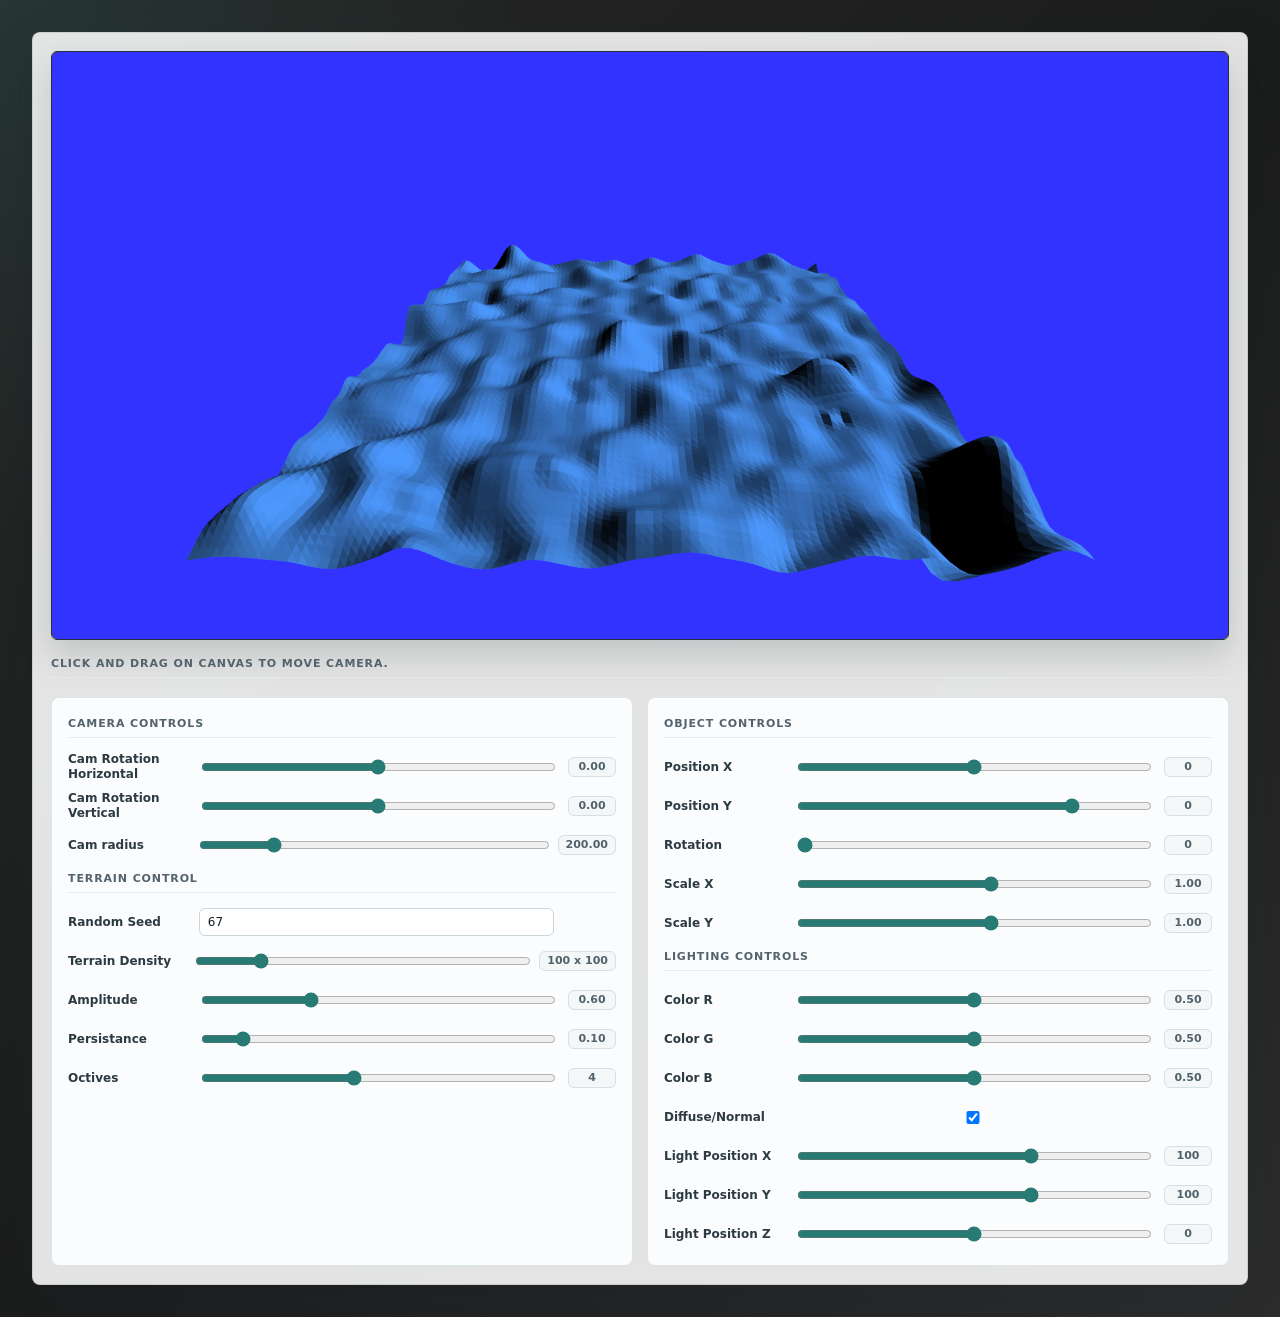
<file: index.html>
<!doctype html>
<html lang="en">

<head>
	<meta charset="UTF-8" />
	<meta name="viewport" content="width=device-width, initial-scale=1.0" />
	<title>Centered Canvas</title>
	<link rel="stylesheet" href="styles.css" />
</head>

<body>
	<main class="panel">

		<canvas id="c" width="500" height="300"></canvas>
		<p>Click and drag on canvas to move camera.</p>
		<div class="sliders-container">
			<div class="sliders-div">
				<span>
					<p>Camera Controls</p>
				</span>

				<label class="slider-row" for="cam-rot-slider">
					<span>Cam Rotation Horizontal</span>
					<input id="cam-rot" type="range" min="-3.14" max="3.14" step="0.01" value="0" />
				</label>
				<label class="slider-row" for="cam-rot-slider">
					<span>Cam Rotation Vertical</span>
					<input id="cam-rot-vert" type="range" min="-1.5" max="1.5" step="0.01" value="0" />
				</label>
				<label class="slider-row" for="cam-radius-slider">
					<span>Cam radius</span>
					<input id="cam-rad" type="range" min="100" max="1000" step="0.01" value="200" />
				</label>

				<span>
					<p>Terrain Control</p>
				</span>

				<label class="slider-row" for="seed-input">
					<span>Random Seed</span>
					<input id="seed-input" type="number" />
				</label>

				<label class="slider-row" for="terrain-size-slider">
					<span>Terrain Density</span>
					<input id="terrain-size-slider" type="range" min="10" max="500" step="1" value="40" />
				</label>

				<label class="slider-row" for="amplitude-slider">
					<span>Amplitude</span>
					<input id="amplitude-slider" type="range" min="0" max="2" step="0.01" value="1" />
				</label>

				<label class="slider-row" for="persistance-slider">
					<span>Persistance</span>
					<input id="persistance-slider" type="range" min="0" max="1" step="0.01" value="0" />
				</label>

				<label class="slider-row" for="octives-slider">
					<span>Octives</span>
					<input id="octives-slider" type="range" min="1" max="8" step="1" value="0" />
				</label>

			</div>
			<div class="sliders-div">
				<span>
					<p>Object Controls</p>
				</span>

				<label class="slider-row" for="x-slider">
					<span>Position X</span>
					<input id="x-slider" type="range" min="-1000" max="1000" value="0"  />
				</label>
				<label class="slider-row" for="y-slider">
					<span>Position Y</span>
					<input id="y-slider" type="range" min="-1000" max="1000" value="0" />
				</label>
				<label class="slider-row" for="rot-z-slider">
					<span>Rotation</span>
					<input id="rot-z-slider" type="range" min="0" max="360" value="0" />
				</label>
				<label class="slider-row" for="scale-x-slider">
					<span>Scale X</span>
					<input id="scale-x-slider" type="range" min="-10" max="10" step="0.01" value="1" />
				</label>
				<label class="slider-row" for="scale-y-slider">
					<span>Scale Y</span>
					<input id="scale-y-slider" type="range" min="-10" max="10" step="0.01" value="1" />
				</label>
				
				
				<span>
					<p>Lighting Controls</p>
				</span>

				<label class="slider-row" for="color-r-slider">
					<span>Color R</span>
					<input id="color-r-slider" type="range" min="0" max="1" step="0.001" value=".5" />
				</label>

				<label class="slider-row" for="color-g-slider">
					<span>Color G</span>
					<input id="color-g-slider" type="range" min="0" max="1" step="0.001" value=".5" />
				</label>
				<label class="slider-row" for="color-b-slider">
					<span>Color B</span>
					<input id="color-b-slider" type="range" min="0" max="1" step="0.001" value=".5" />
				</label>
				<label class="slider-row" for="color-mode-toggle">
					<span>Diffuse/Normal</span>
					<input id="color-mode-toggle" type="checkbox" checked="true"/>
				</label>
				
				<label class="slider-row" for="light-pos-x">
					<span>Light Position X</span>
					<input id="light-pos-x" type="range" min="-300" max="300" step="1" value="100" />
				</label>
				<label class="slider-row" for="light-pos-y">
					<span>Light Position Y</span>
					<input id="light-pos-y" type="range" min="-300" max="300" step="1" value="100" />
				</label>
				<label class="slider-row" for="light-pos-z">
					<span>Light Position Z</span>
					<input id="light-pos-z" type="range" min="-300" max="300" step="1" value="0" />
				</label>

			</div>

		</div>


	</main>
	<script src="./procedural/perlin-noise-gen.js" defer></script>
	<script src="./procedural/height-fields.js" defer></script>
	<script src="./procedural/mesh-utils.js" defer></script>
	<script src="objects.js" defer></script>
	<script src="objects.js" defer></script>
	<script src="webgl-utils.js" defer></script>
	<script src="m4.js" defer></script>
	<script src="data.js" defer></script>
	<script src="gl_shaders.js" defer></script>
	<script src="sliders.js" defer></script>
	<script src="hunter-utils.js" defer></script>
	<script src="main.js" defer></script>

</body>

</html>
</file>
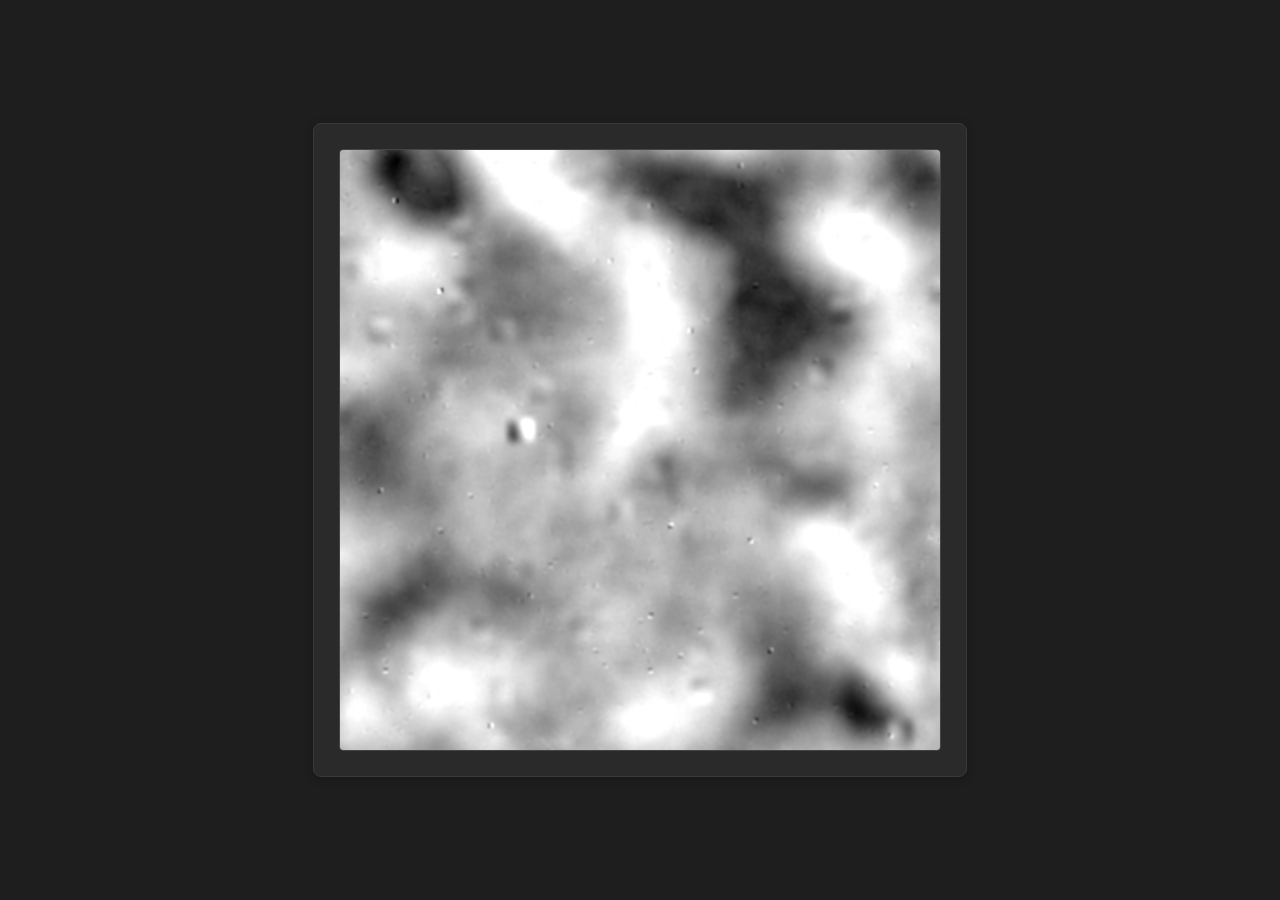
<file: noise-testing/perlin.html>
<!doctype html>
<html lang="en">
<head>
	<meta charset="UTF-8" />
	<meta name="viewport" content="width=device-width, initial-scale=1.0" />
	<title>Centered Canvas</title>
	<link rel="stylesheet" href="styles.css" />
</head>
<body>
	<main class="panel">
		<canvas id="c" width="500" height="300"></canvas>
	</main>

	<script src="perlin-noise.js" defer></script>
</body>
</html>
</file>
<file: styles.css>
* {
	box-sizing: border-box;
}

html,
body {
	margin: 0;
	min-width: 100%;
	min-height: 100%;
}

body {
	display: flex;
	align-items: center;
	justify-content: center;
	min-height: 100vh;
	padding: 32px;
	background:
		radial-gradient(circle at top left, rgba(36, 130, 120, 0.16), transparent 34rem),
		linear-gradient(135deg, #272827 0%, #1b1c1c 52%, #2c2c2c 100%);
	color: #172026;
	font-family: Inter, ui-sans-serif, system-ui, -apple-system, BlinkMacSystemFont, "Segoe UI", sans-serif;
}

.panel {
	display: flex;
	flex-direction: column;
	gap: 14px;
	width: min(100%, 1240px);
	padding: 18px;
	border: 1px solid rgba(105, 123, 134, 0.2);
	border-radius: 8px;
	background: rgba(255, 255, 255, 0.88);
	box-shadow: 0 22px 60px rgba(31, 45, 54, 0.14);
	backdrop-filter: blur(12px);
}

.sliders-container {
	display: grid;
	grid-template-columns: repeat(2, minmax(0, 1fr));
	gap: 14px;
}

.sliders-div {
	display: flex;
	flex-direction: column;
	gap: 9px;
	min-width: 0;
	padding: 16px;
	border: 1px solid #dbe4e8;
	border-radius: 8px;
	background: #fbfcfd;
	box-shadow: inset 0 1px 0 rgba(255, 255, 255, 0.72);
}

canvas {
	display: block;
	width: 100%;
	height: auto;
	aspect-ratio: 2 / 1;
	border: 1px solid #25313a;
	border-radius: 6px;
	background: #ffffff;
	box-shadow: 0 14px 34px rgba(32, 44, 52, 0.18);
}

.slider-row {
	display: grid;
	grid-template-columns: minmax(112px, 0.34fr) minmax(120px, 1fr) minmax(52px, auto);
	align-items: center;
	gap: 10px;
	min-height: 30px;
	color: #2c3a42;
	font-size: 12px;
}

.slider-row span {
	font-size: 12px;
	font-weight: 650;
	line-height: 1.25;
}

.slider-row .value-readout {
	justify-self: end;
	min-width: 48px;
	padding: 3px 7px;
	border: 1px solid #d5e0e4;
	border-radius: 6px;
	background: #f3f7f8;
	color: #50616a;
	font-size: 11px;
	font-variant-numeric: tabular-nums;
	font-weight: 700;
	line-height: 1.1;
	text-align: center;
}

.slider-row input {
	min-width: 0;
}

.slider-row input[type="range"] {
	width: 100%;
	accent-color: #287b74;
	cursor: pointer;
}

.slider-row input[type="number"] {
	width: 100%;
	min-height: 28px;
	padding: 5px 8px;
	border: 1px solid #cad6dc;
	border-radius: 6px;
	background: #ffffff;
	color: #172026;
	font: inherit;
}

.slider-row input:focus-visible {
	outline: 2px solid rgba(40, 123, 116, 0.32);
	outline-offset: 2px;
}

p {
	margin: 3px 0 5px;
	padding-bottom: 7px;
	border-bottom: 1px solid #e4ebee;
	color: #52636d;
	font-size: 11px;
	font-weight: 750;
	letter-spacing: 0.08em;
	text-align: left;
	text-transform: uppercase;
}

@media (max-width: 780px) {
	body {
		align-items: flex-start;
		padding: 16px;
	}

	.panel {
		padding: 12px;
	}

	.sliders-container {
		grid-template-columns: 1fr;
	}

	.slider-row {
		grid-template-columns: 1fr auto;
		gap: 7px;
	}

	.slider-row input {
		grid-column: 1 / -1;
	}
}
</file>
<file: noise-testing/styles.css>
body {
	margin: 0;
	min-height: 100vh;
	background-color: #1e1e1e;
	font-family: -apple-system, BlinkMacSystemFont, "Segoe UI", Roboto, sans-serif;

	display: flex;
	justify-content: center;
	align-items: center;
}

.panel {
	background-color: #2a2a2a;
	border: 1px solid #3a3a3a;
	border-radius: 8px;
	padding: 25px;
	box-shadow: 0 2px 8px rgba(0, 0, 0, 0.25);
}

canvas {
	display: block;
	background-color: #111;
	border: 1px solid #444;
	border-radius: 4px;
	width: 600px;
	height: 600px;
}
</file>
